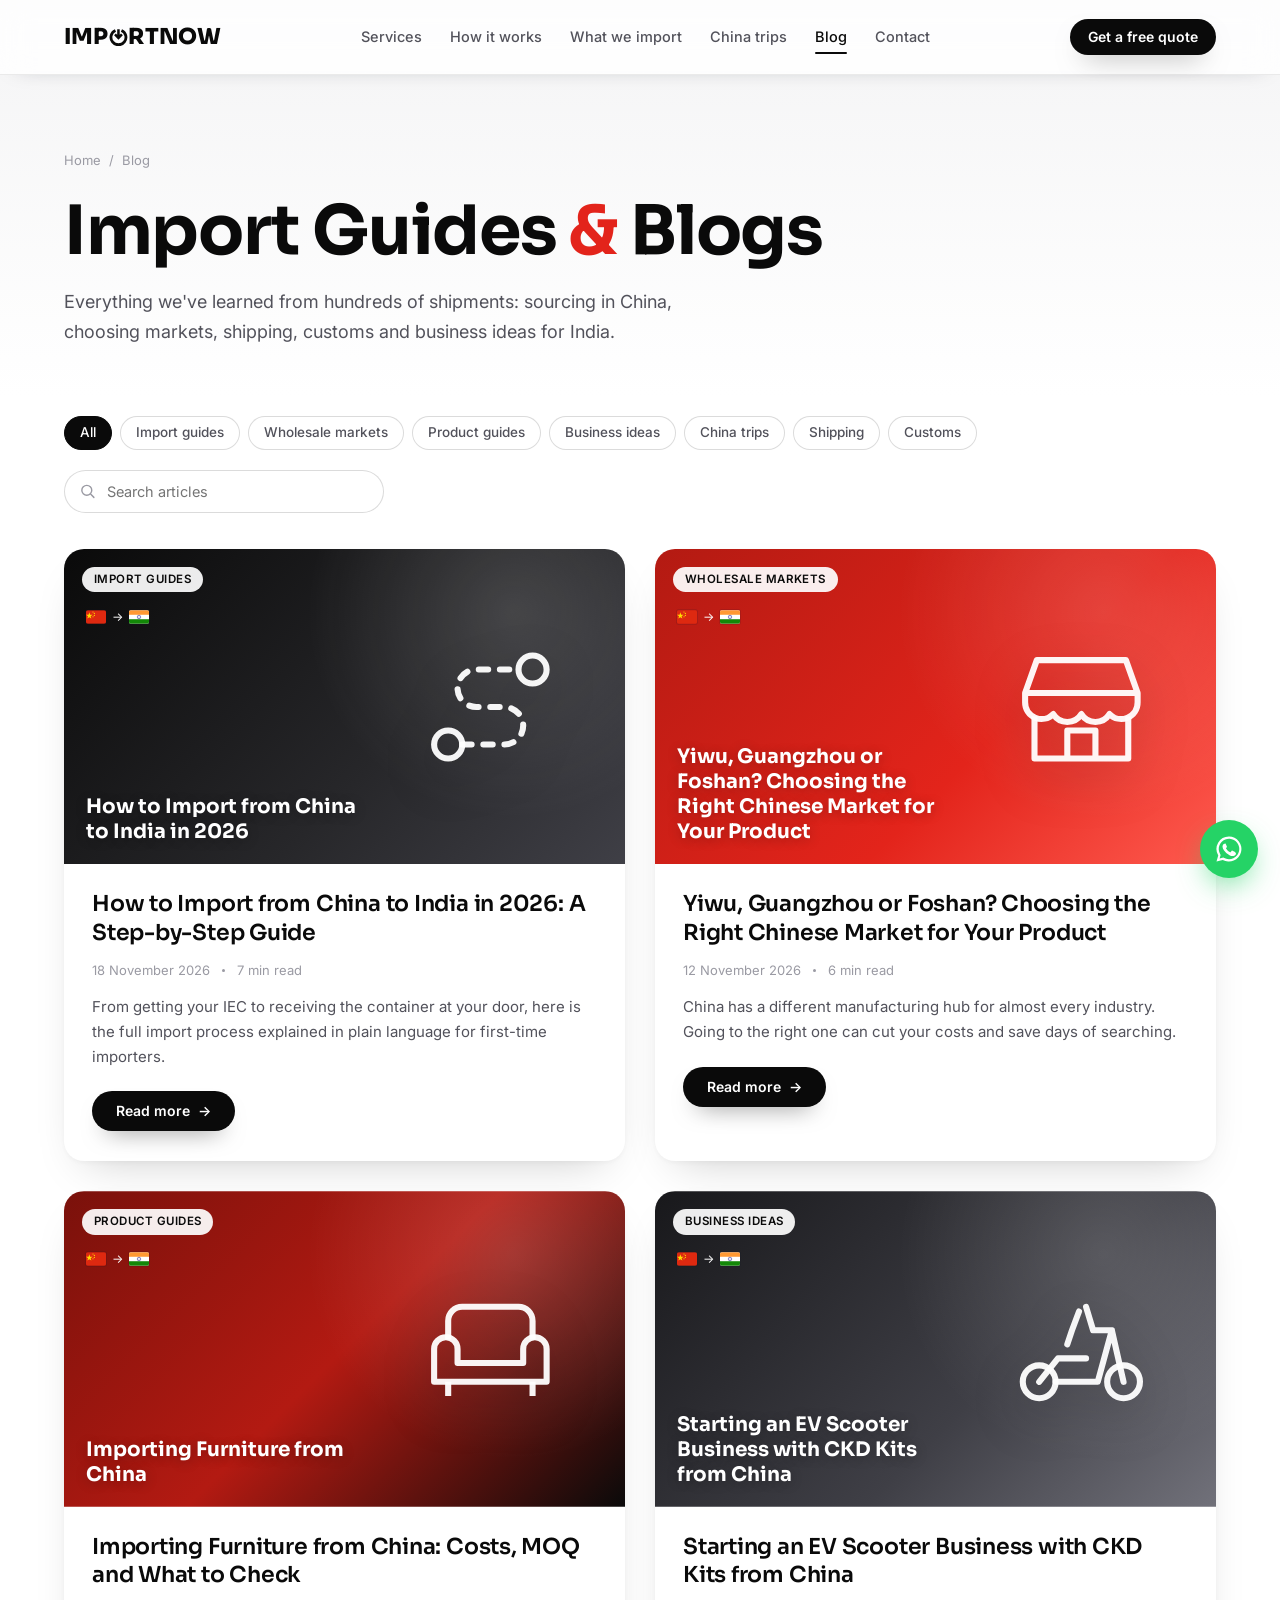
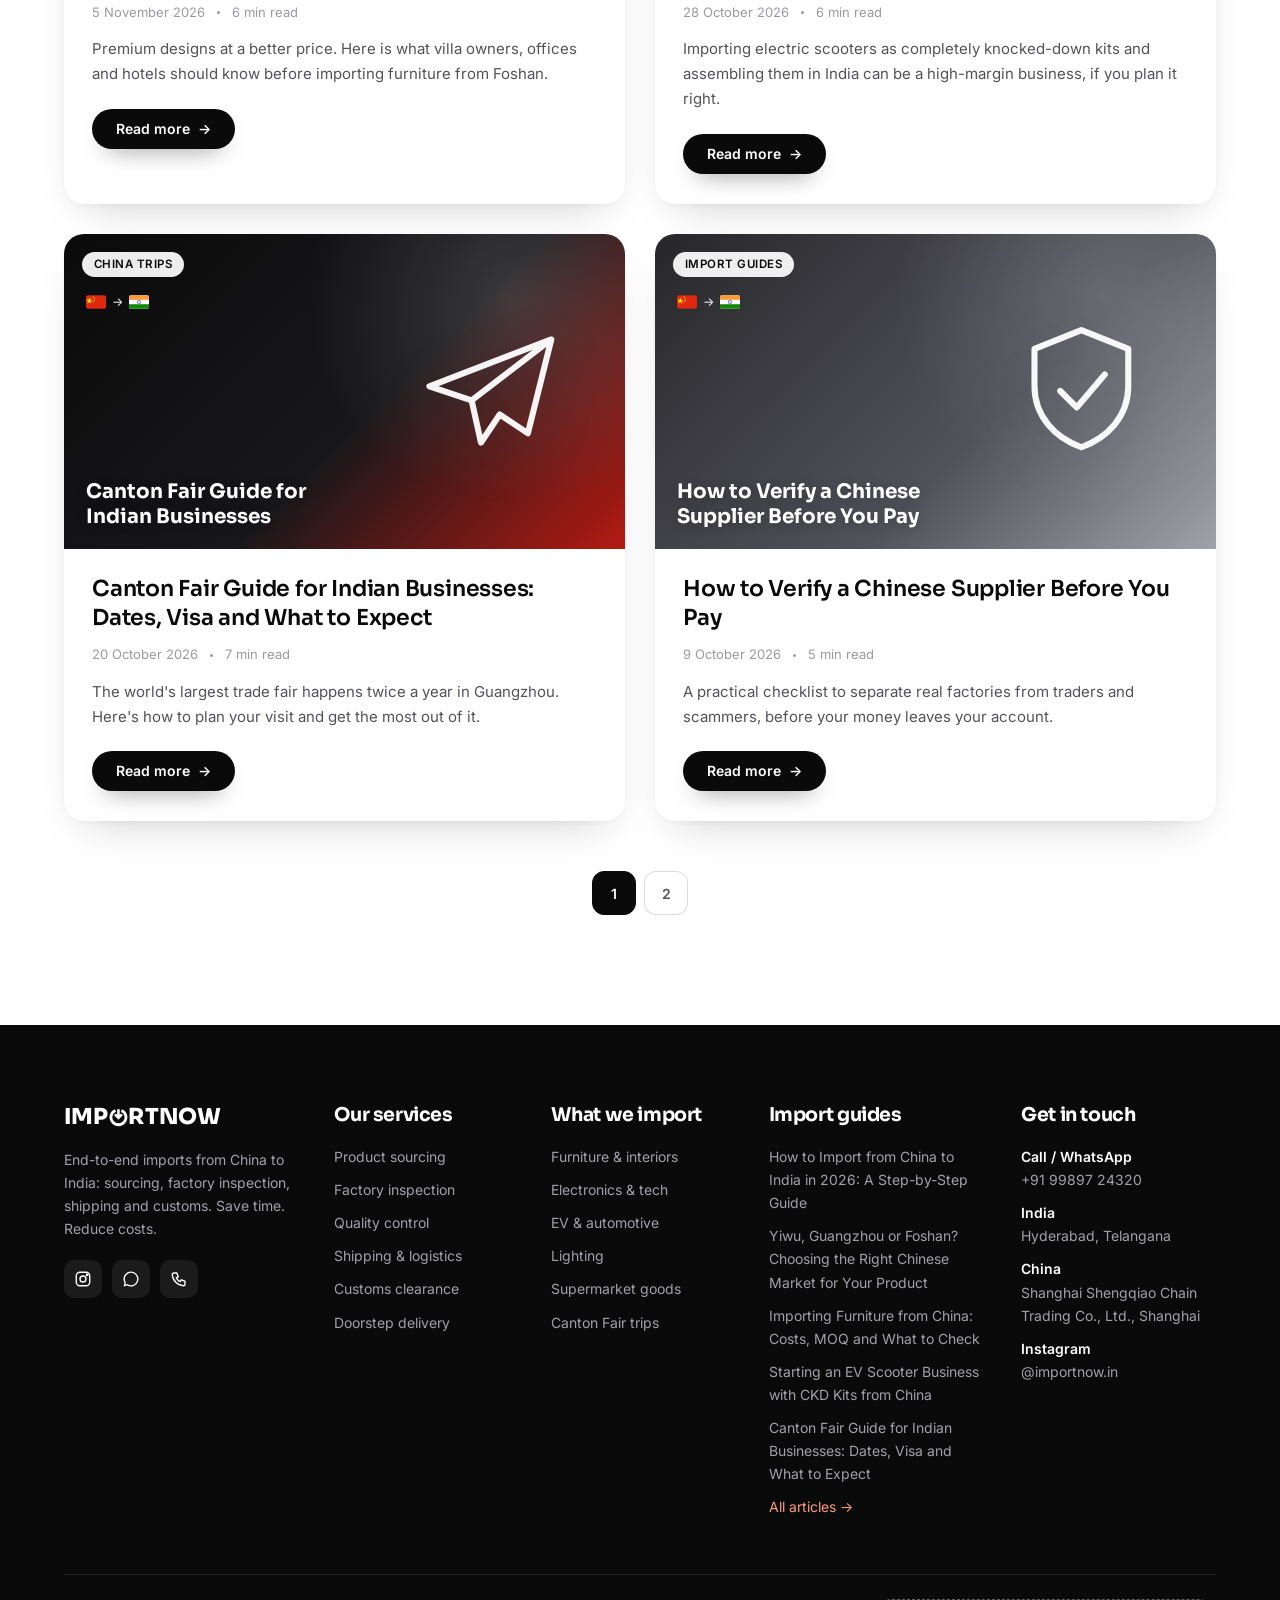
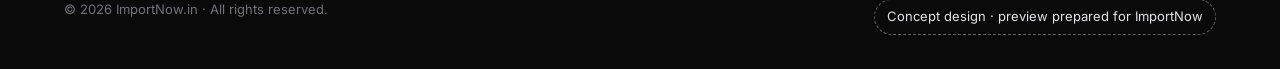
<file: blog.html>
<!doctype html>
<html lang="en">
<head>
  <meta charset="utf-8">
  <meta name="viewport" content="width=device-width, initial-scale=1">
  <meta name="robots" content="noindex, nofollow">
  <meta name="theme-color" content="#ffffff">
  <title>Import Guides &amp; Blogs | ImportNow</title>
  <meta name="description" content="Practical guides on importing from China to India: sourcing, wholesale markets, shipping, customs duty and business ideas.">
  <!-- IMPROVEMENT #5: favicon and link-preview tags (not in original) -->
  <link rel="icon" href="assets/favicon.svg" type="image/svg+xml">
  <meta property="og:type" content="website">
  <meta property="og:title" content="Import Guides &amp; Blogs | ImportNow">
  <meta property="og:description" content="Practical guides on importing from China to India: sourcing, wholesale markets, shipping, customs duty and business ideas.">
  <meta name="twitter:card" content="summary">
  <link rel="preconnect" href="https://fonts.googleapis.com">
  <link rel="preconnect" href="https://fonts.gstatic.com" crossorigin>
  <link href="https://fonts.googleapis.com/css2?family=Sora:wght@400;600;700;800&family=Inter:wght@400;500;600&display=swap" rel="stylesheet">
  <link rel="stylesheet" href="assets/site.css?v=4">
</head>
<body data-page="blog">
  <div id="site-header"></div>
  <section class="page-hero">
    <div class="wrap">
      <div class="crumbs"><a href="index.html">Home</a><span>/</span><span>Blog</span></div>
      <h1><span class="grad-blue">Import Guides <em>&amp;</em> Blogs</span></h1>
      <p>Everything we've learned from hundreds of shipments: sourcing in China, choosing markets, shipping, customs and business ideas for India.</p>
    </div>
  </section>
  <section style="padding:10px 0 110px">
    <div class="wrap">
      <div class="blog-tools" id="posts-top">
        <div class="cats" id="cats"></div>
        <label class="search">
          <svg viewBox="0 0 24 24" fill="none" stroke="currentColor" stroke-width="2" stroke-linecap="round"><circle cx="11" cy="11" r="7"/><path d="M21 21l-4.3-4.3"/></svg>
          <input id="q" type="search" placeholder="Search articles" aria-label="Search articles">
        </label>
      </div>
      <div class="post-grid" id="post-grid"></div>
      <div class="pager" id="pager"></div>
    </div>
  </section>
  <div id="site-footer"></div>
  <script src="assets/posts.js?v=4"></script>
  <script src="assets/site.js?v=4"></script>
</body>
</html>
</file>
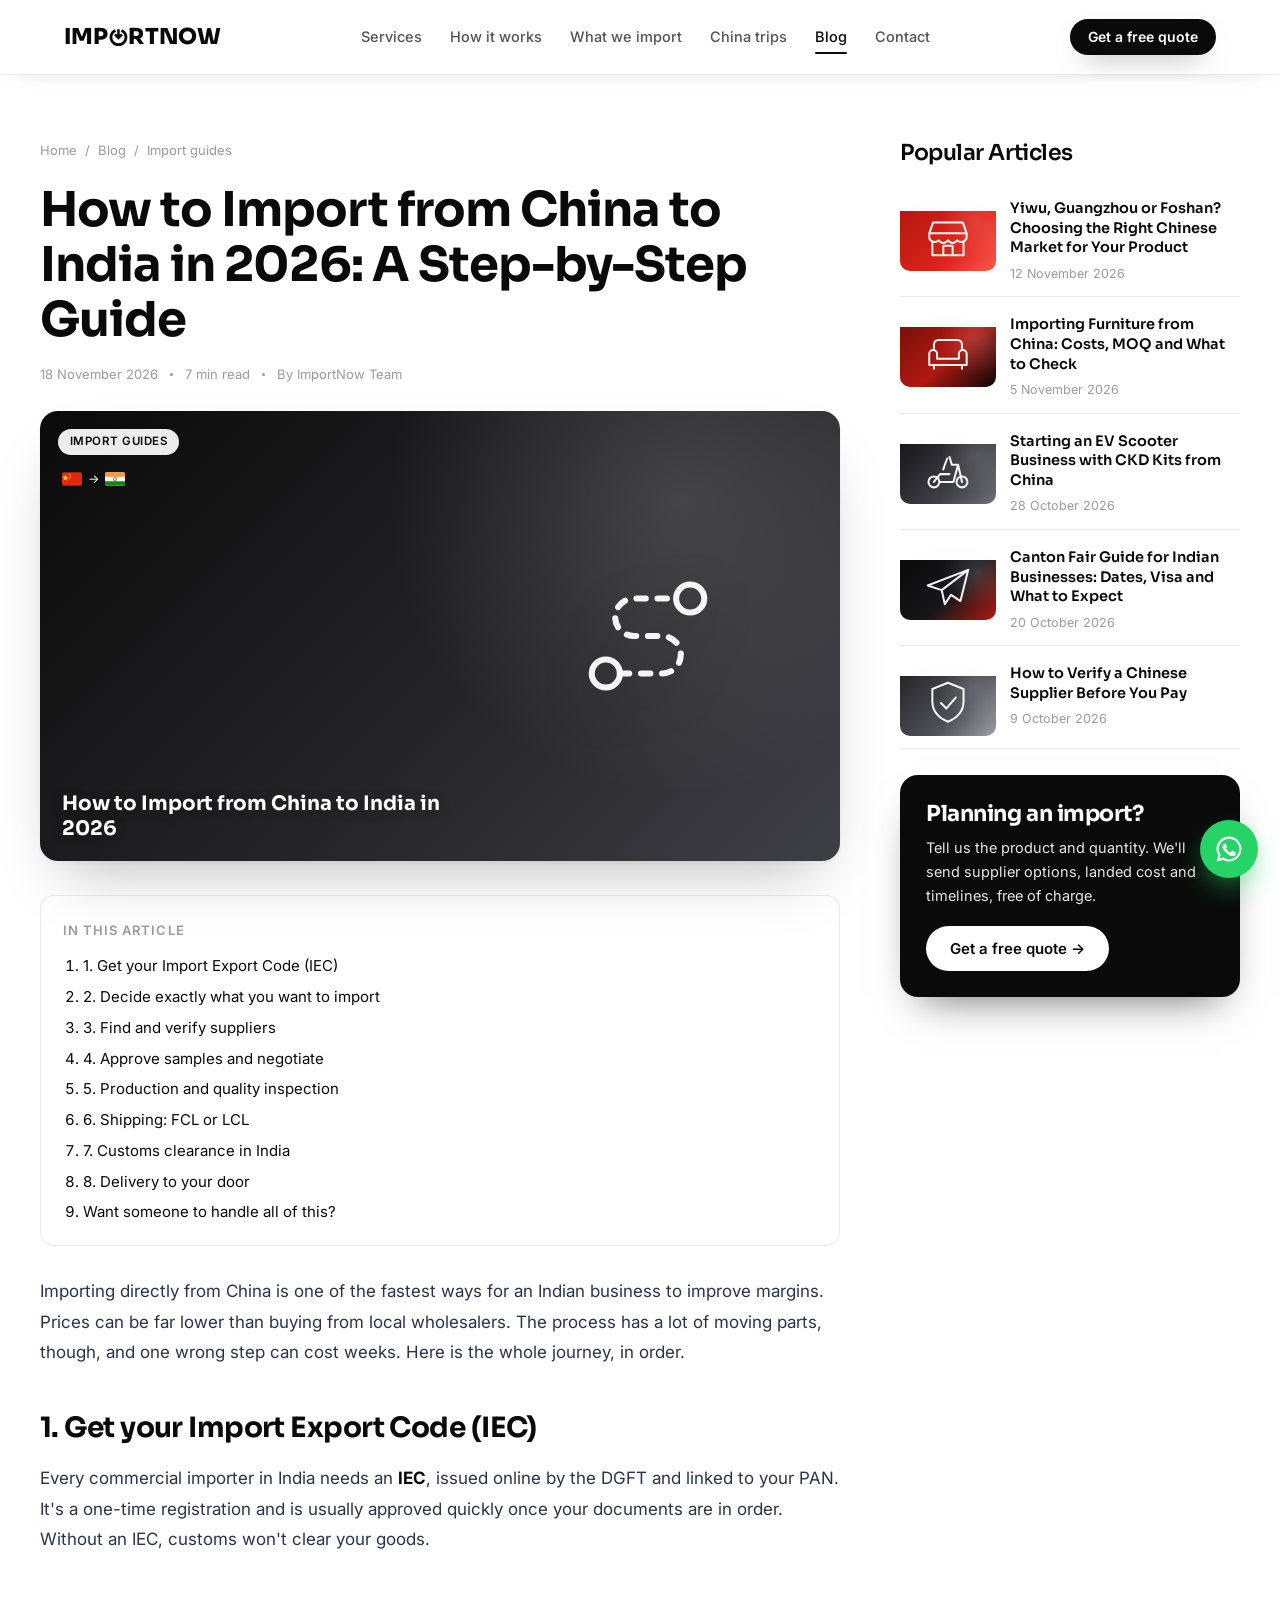
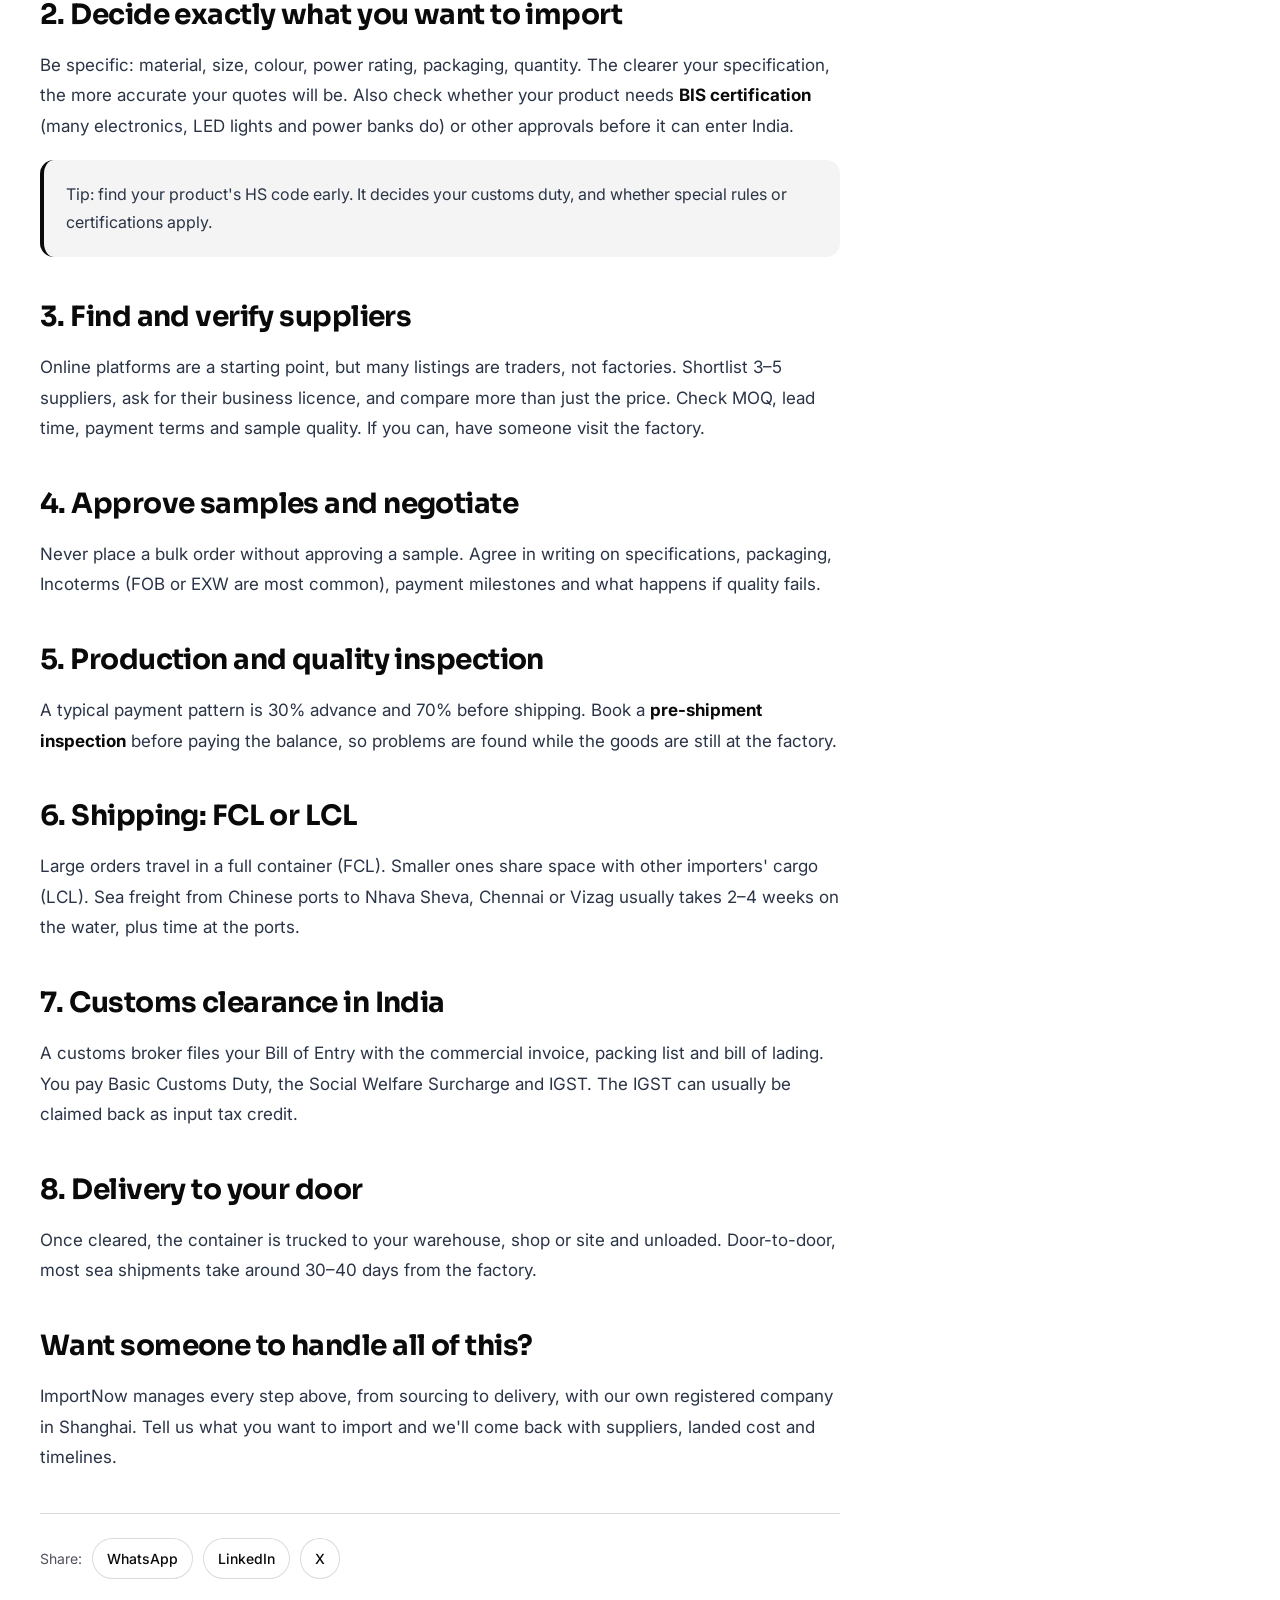
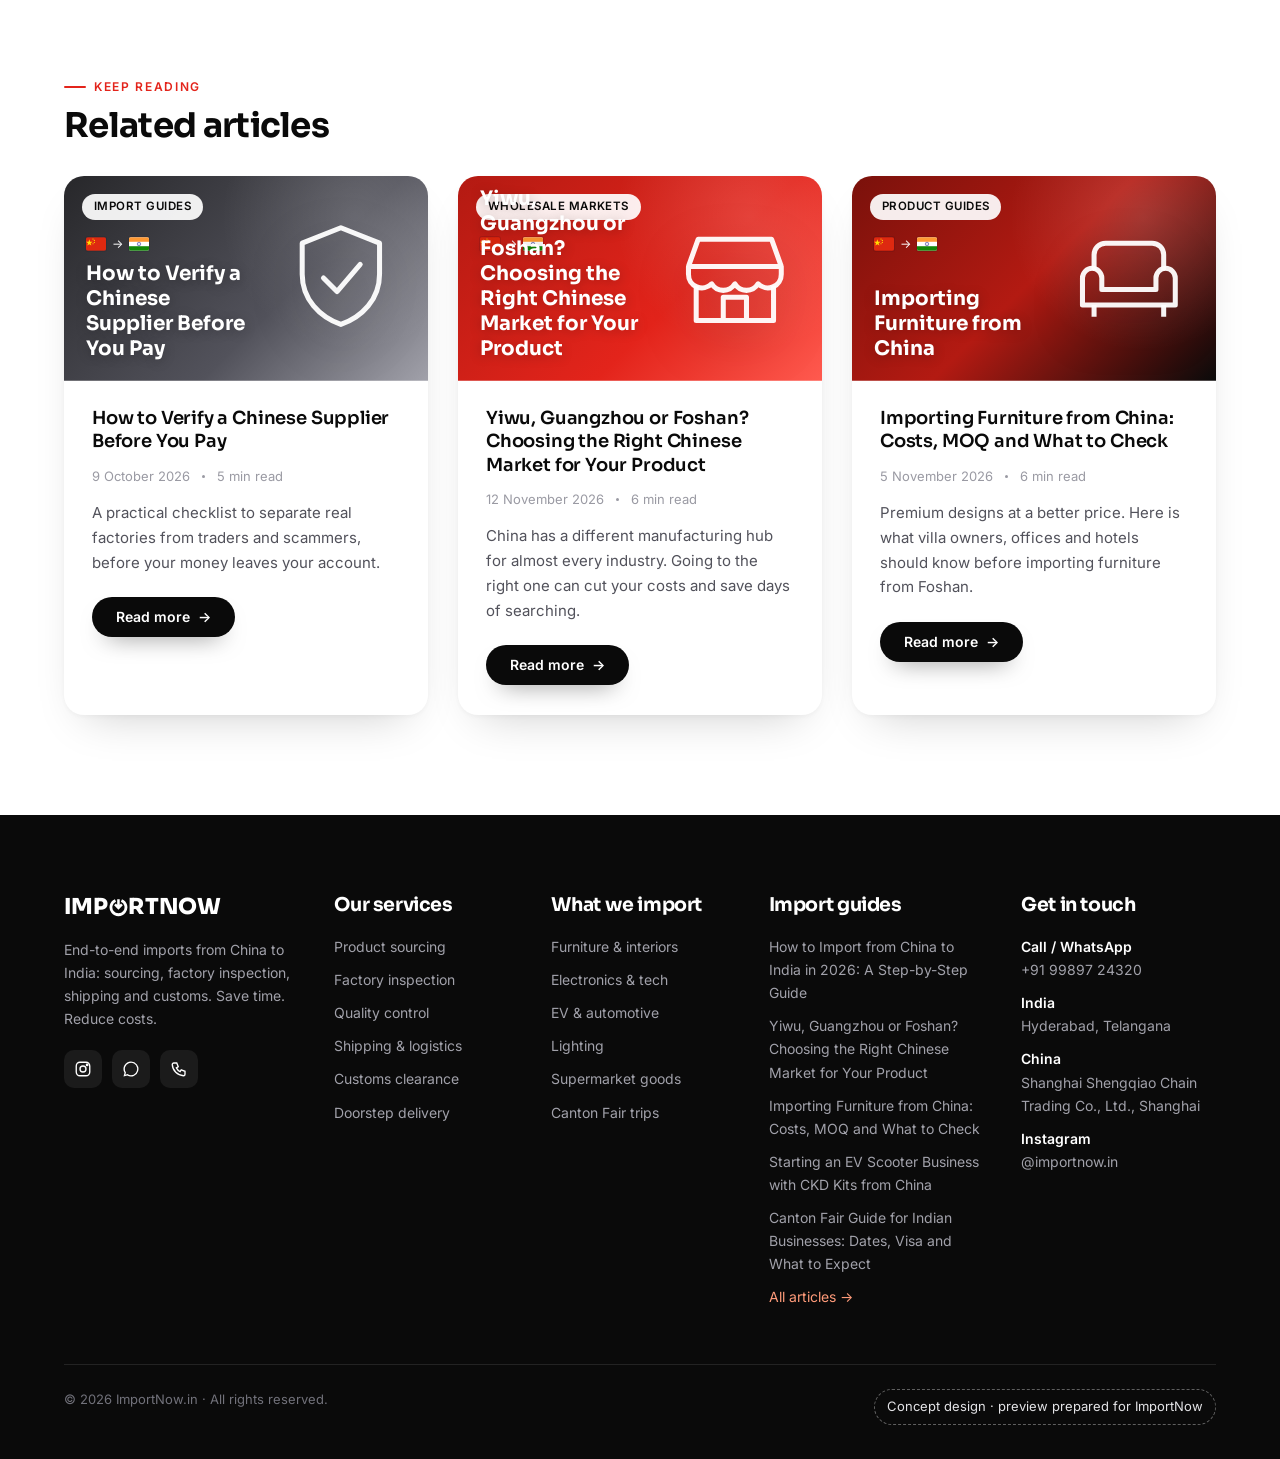
<file: post.html>
<!doctype html>
<html lang="en">
<head>
  <meta charset="utf-8">
  <meta name="viewport" content="width=device-width, initial-scale=1">
  <meta name="robots" content="noindex, nofollow">
  <meta name="theme-color" content="#ffffff">
  <title>Import Guide | ImportNow</title>
  <meta name="description" content="Import guide from ImportNow.">
  <!-- IMPROVEMENT #5: favicon and link-preview tags (not in original) -->
  <link rel="icon" href="assets/favicon.svg" type="image/svg+xml">
  <meta property="og:type" content="website">
  <meta property="og:title" content="Import Guide | ImportNow">
  <meta property="og:description" content="Import guide from ImportNow.">
  <meta name="twitter:card" content="summary">
  <link rel="preconnect" href="https://fonts.googleapis.com">
  <link rel="preconnect" href="https://fonts.gstatic.com" crossorigin>
  <link href="https://fonts.googleapis.com/css2?family=Sora:wght@400;600;700;800&family=Inter:wght@400;500;600&display=swap" rel="stylesheet">
  <link rel="stylesheet" href="assets/site.css?v=4">
</head>
<body data-page="post">
  <div id="site-header"></div>
  <div class="wrap article-wrap">
    <article class="article" id="article"></article>
    <aside class="sidebar">
      <div class="side-box">
        <h3>Popular Articles</h3>
        <div id="popular"></div>
      </div>
      <div class="side-cta">
        <h3>Planning an import?</h3>
        <p>Tell us the product and quantity. We'll send supplier options, landed cost and timelines, free of charge.</p>
        <a class="btn" href="index.html#contact">Get a free quote →</a>
      </div>
    </aside>
  </div>
  <section class="related">
    <div class="wrap">
      <div class="section-head" style="margin-bottom:30px">
        <span class="eyebrow">Keep reading</span>
        <h2 style="font-size:34px;margin-top:12px">Related articles</h2>
      </div>
      <div class="post-grid" id="related"></div>
    </div>
  </section>
  <div id="site-footer"></div>
  <script src="assets/posts.js?v=4"></script>
  <script src="assets/site.js?v=4"></script>
</body>
</html>
</file>
<file: assets/site.css>
/*
  ImportNow — light theme
  Foundation layer: custom properties, reset, global utilities, buttons, flag, logo.
  Later phases append components, motion and media queries below this block.
*/

/* Design tokens: colours, radius, container width, shadows (one place to change the look) */
:root {
  --bg: #ffffff;
  --bg2: #f4f4f5;
  --surface: #ffffff;
  --tint: #fafafa;
  --line: rgba(0,0,0,.08);
  --line2: rgba(0,0,0,.14);
  --text: #0a0a0a;
  --muted: #52525b;
  --dim: #9a9aa3;
  --ink: #0a0a0a;
  --red: #e3241b;
  --red2: #ff3b30;
  --saffron: #e3241b;
  --navy: #0a0a0a;
  --navy2: #18181b;
  --green: #0a0a0a;
  --gold: #3f3f46;
  --blue: #0a0a0a;
  --radius: 18px;
  --max: 1200px;
  --grad: linear-gradient(0deg,#0a0a0a,#0a0a0a);
  --shadow: 0 1px 2px rgba(0,0,0,.04),0 10px 30px -12px rgba(0,0,0,.14);
  --shadow-lg: 0 2px 4px rgba(0,0,0,.04),0 30px 60px -24px rgba(0,0,0,.28);
}

/* Reset: remove default spacing and make padding count inside element widths */
* {
  box-sizing: border-box;
  margin: 0;
  padding: 0;
}

/* Smooth anchor scrolling; stop iOS from resizing text */
html {
  scroll-behavior: smooth;
  -webkit-text-size-adjust: 100%;
}

/* Page defaults: colours, body font, no sideways scroll */
body {
  background: var(--bg);
  color: var(--text);
  font: 400 16px/1.65 Inter,system-ui,sans-serif;
  overflow-x: hidden;
  -webkit-font-smoothing: antialiased;
}

/* All headings use Sora */
h1,
h2,
h3,
h4 {
  font-family: Sora,Inter,sans-serif;
  line-height: 1.14;
  letter-spacing: -.02em;
  color: var(--text);
}

/* Links look like their surrounding text */
a {
  color: inherit;
  text-decoration: none;
}

/* Images and SVGs are blocks (no stray gap under them) */
img,
svg {
  display: block;
}

/* Buttons inherit the page font */
button {
  font: inherit;
}

/* Centred page container */
.wrap {
  max-width: var(--max);
  margin: 0 auto;
  padding: 0 24px;
}

/* Red accent text */
.grad-text {
  color: var(--red);
}

/* Small uppercase label with a red line before it */
.eyebrow {
  display: inline-flex;
  align-items: center;
  gap: 8px;
  font: 600 12px/1 Inter;
  letter-spacing: .14em;
  text-transform: uppercase;
  color: var(--red);
}

.eyebrow::before {
  content: "";
  width: 22px;
  height: 2px;
  background: var(--red);
  border-radius: 2px;
}

/* Page section with vertical spacing */
.section {
  padding: 110px 0;
  position: relative;
}

/* Section heading block: eyebrow, h2, intro paragraph */
.section-head {
  max-width: 720px;
  margin-bottom: 52px;
}

.section-head h2 {
  font-size: clamp(32px,4.4vw,52px);
  margin: 14px 0 16px;
}

.section-head p {
  color: var(--muted);
  font-size: 18px;
}

/* Base button: pill shape, hover transition */
.btn {
  display: inline-flex;
  align-items: center;
  gap: 10px;
  padding: 15px 24px;
  border-radius: 999px;
  font: 600 15px/1 Inter;
  transition: transform .25s,box-shadow .25s,background .25s;
  cursor: pointer;
  border: 0;
  will-change: transform;
}

/* Black button that turns red and lifts on hover */
.btn-primary {
  background: var(--ink);
  color: #fff;
  box-shadow: 0 12px 28px -14px rgba(0,0,0,.6);
}

.btn-primary:hover {
  transform: translateY(-2px);
  background: var(--red);
  box-shadow: 0 18px 36px -14px rgba(227,36,27,.6);
}

/* White outlined button; border darkens on hover */
.btn-ghost {
  background: var(--surface);
  color: var(--text);
  border: 1px solid var(--line2);
  box-shadow: var(--shadow);
}

.btn-ghost:hover {
  border-color: var(--ink);
}

/* Small country flag icon */
.flag {
  display: inline-block;
  width: 20px;
  height: 14px;
  border-radius: 2px;
  overflow: hidden;
  flex: none;
  box-shadow: 0 0 0 1px rgba(15,23,42,.12);
}

/* Logo wordmark; the "O" is an SVG glyph */
.logo {
  display: inline-flex;
  align-items: center;
  font: 800 22px/1 Sora;
  letter-spacing: .01em;
  color: var(--text);
}

.logo svg {
  width: .86em;
  height: .86em;
  margin: 0 .02em;
  color: currentColor;
}

.footer .logo {
  color: #fff;
}

/* nav */
.nav{
  position:fixed;
  inset:0 0 auto 0;
  z-index:50;
  transition:background .3s,box-shadow .3s,border-color .3s;
  border-bottom:1px solid transparent;
}
.nav.scrolled,.nav.solid{
  background:rgba(255,255,255,.82);
  backdrop-filter:blur(14px);
  -webkit-backdrop-filter:blur(14px);
  border-color:var(--line);
  box-shadow:0 6px 24px -18px rgba(15,23,42,.4);
}
.nav .wrap{
  display:flex;
  align-items:center;
  justify-content:space-between;
  height:74px;
  gap:24px;
}
.nav-links{
  display:flex;
  gap:28px;
  font:500 14.5px/1 Inter;
  color:var(--muted);
}
.nav-links a{
  position:relative;
  padding:6px 0;
}
.nav-links a:hover,.nav-links a.active{
  color:var(--text);
}
.nav-links a.active::after{
  content:"";
  position:absolute;
  left:0;
  right:0;
  bottom:-4px;
  height:2px;
  border-radius:2px;
  background:var(--grad);
}
.nav-cta{
  padding:11px 18px;
  font-size:14px;
}
.burger{
  display:none;
  width:42px;
  height:42px;
  border-radius:12px;
  background:var(--surface);
  border:1px solid var(--line2);
  color:var(--text);
  cursor:pointer;
  align-items:center;
  justify-content:center;
}
.mobile-menu{
  display:none;
}

/* hero */
.hero{
  position:relative;
  min-height:100vh;
  min-height:100svh;
  display:flex;
  align-items:center;
  overflow:hidden;
  background:radial-gradient(900px 700px at 78% 48%,#ececee 0%,rgba(236,236,238,0) 65%),radial-gradient(700px 500px at 5% 100%,rgba(227,36,27,.05),transparent 60%),linear-gradient(180deg,#f6f6f7 0%,#fbfbfb 70%,var(--bg) 100%);
}
#globe{
  position:absolute;
  inset:0;
  width:100%;
  height:100%;
}
.globe-labels{
  position:absolute;
  inset:0;
  pointer-events:none;
  z-index:1;
}
.glabel{
  position:absolute;
  left:0;
  top:0;
  font:600 11px/1 Inter;
  letter-spacing:.02em;
  color:var(--text);
  padding:6px 9px;
  border-radius:999px;
  background:rgba(255,255,255,.92);
  border:1px solid var(--line);
  box-shadow:0 6px 18px -8px rgba(15,23,42,.35);
  white-space:nowrap;
  display:flex;
  align-items:center;
  gap:6px;
  transition:opacity .3s;
}
.glabel .flag{
  width:14px;
  height:10px;
}
.hero-content{
  position:relative;
  z-index:2;
  max-width:610px;
  padding-top:80px;
}
.chip{
  display:inline-flex;
  align-items:center;
  gap:10px;
  padding:8px 14px 8px 10px;
  border-radius:999px;
  background:rgba(255,255,255,.85);
  border:1px solid var(--line);
  box-shadow:var(--shadow);
  font:500 13px/1 Inter;
  color:var(--muted);
}
.chip .arrow{
  color:var(--red);
}
.hero h1{
  font-size:clamp(42px,6.2vw,80px);
  margin:24px 0 22px;
  font-weight:800;
}
.hero p.lead{
  font-size:clamp(17px,1.6vw,20px);
  color:var(--muted);
  max-width:540px;
}
.hero-btns{
  display:flex;
  flex-wrap:wrap;
  gap:14px;
  margin-top:34px;
}
.hero-stats{
  display:grid;
  grid-template-columns:repeat(4,auto);
  gap:34px;
  margin-top:54px;
}
.stat b{
  display:block;
  font:700 28px/1 Sora;
  color:var(--text);
}
.stat > span{
  display:block;
  font-size:13px;
  color:var(--muted);
  margin-top:8px;
  line-height:1.35;
}
.scroll-cue{
  position:absolute;
  left:50%;
  bottom:26px;
  transform:translateX(-50%);
  z-index:2;
  font:500 11px/1 Inter;
  letter-spacing:.2em;
  text-transform:uppercase;
  color:var(--dim);
  display:flex;
  flex-direction:column;
  align-items:center;
  gap:10px;
}
.scroll-cue i{
  width:1px;
  height:38px;
  background:linear-gradient(var(--ink),transparent);
  animation:cue 2s infinite;
}
@keyframes cue{
  0%{transform:scaleY(0);transform-origin:top}
  50%{transform:scaleY(1);transform-origin:top}
  51%{transform-origin:bottom}
  100%{transform:scaleY(0);transform-origin:bottom}
}

/* marquee */
.marquee{
  border-block:1px solid var(--line);
  background:var(--surface);
  overflow:hidden;
  padding:20px 0;
}
.marquee-track{
  display:flex;
  gap:44px;
  width:max-content;
  animation:mq 40s linear infinite;
  font:600 15px/1 Sora;
  color:#27272a;
  white-space:nowrap;
}
.marquee-track span{
  display:inline-flex;
  align-items:center;
  gap:12px;
}
.marquee-track em{
  font-style:normal;
  color:var(--red);
}
@keyframes mq{
  to{transform:translateX(-50%)}
}

/* cards */
.grid-3{
  display:grid;
  grid-template-columns:repeat(3,1fr);
  gap:22px;
}
.card{
  position:relative;
  background:var(--surface);
  border:1px solid var(--line);
  border-radius:var(--radius);
  padding:30px;
  transition:border-color .3s,box-shadow .3s,transform .4s;
  transform-style:preserve-3d;
  overflow:hidden;
  box-shadow:var(--shadow);
}
.card:hover{
  border-color:rgba(0,0,0,.2);
  box-shadow:var(--shadow-lg);
}
.card::after{
  content:"";
  position:absolute;
  inset:0;
  background:radial-gradient(400px 200px at var(--mx,50%) var(--my,0%),rgba(0,0,0,.04),transparent 60%);
  opacity:0;
  transition:opacity .3s;
  pointer-events:none;
}
.card:hover::after{
  opacity:1;
}
.icon{
  width:52px;
  height:52px;
  border-radius:14px;
  display:grid;
  place-items:center;
  background:var(--ink);
  margin-bottom:22px;
  color:#fff;
}
.icon svg{
  width:26px;
  height:26px;
}
.card h3{
  font-size:20px;
  margin-bottom:10px;
}
.card p{
  color:var(--muted);
  font-size:15px;
}
.card .num{
  position:absolute;
  top:24px;
  right:26px;
  font:700 13px/1 Sora;
  color:#d4d4d8;
}

/* ===== Journey (3D ship) C:92-121 ===== */
.journey {
  position: relative;
  height: 700vh;
  background: #dfe3e8;
}
.journey-sticky {
  position: sticky;
  top: 0;
  height: 100vh;
  height: 100svh;
  overflow: hidden;
}
#sea {
  position: absolute;
  inset: 0;
  width: 100%;
  height: 100%;
}
.j-shade {
  position: absolute;
  inset: 0;
  pointer-events: none;
  background: linear-gradient(90deg,rgba(255,255,255,.78) 0%,rgba(255,255,255,.35) 30%,transparent 50%);
}
.j-ui {
  position: absolute;
  inset: 0;
  display: flex;
  flex-direction: column;
  padding: 92px 0 22px;
  pointer-events: none;
}
.j-ui .wrap {
  width: 100%;
}
.j-head h2 {
  font-size: clamp(28px,3.4vw,44px);
  margin: 12px 0 0;
  max-width: 440px;
}
.j-steps {
  list-style: none;
  margin-top: 26px;
  max-width: 410px;
  display: flex;
  flex-direction: column;
  gap: 4px;
}
.j-step {
  display: grid;
  grid-template-columns: 40px 1fr;
  gap: 14px;
  padding: 12px 16px;
  border-radius: 14px;
  border: 1px solid transparent;
  transition: all .45s cubic-bezier(.2,.8,.2,1);
  opacity: .55;
}
.j-step .n {
  width: 36px;
  height: 36px;
  border-radius: 50%;
  display: grid;
  place-items: center;
  font: 700 13px/1 Sora;
  border: 1px solid var(--line2);
  background: rgba(255,255,255,.7);
  transition: all .45s;
}
.j-step h4 {
  font-size: 16px;
  margin-top: 8px;
}
.j-step p {
  font-size: 14px;
  color: var(--muted);
  max-height: 0;
  overflow: hidden;
  transition: max-height .5s,margin .5s;
  margin-top: 0;
}
.j-step.on {
  opacity: 1;
  background: rgba(255,255,255,.86);
  border-color: rgba(255,255,255,.9);
  box-shadow: var(--shadow-lg);
  backdrop-filter: blur(10px);
  -webkit-backdrop-filter: blur(10px);
}
.j-step.on .n {
  background: var(--red);
  border-color: transparent;
  color: #fff;
}
.j-step.on p {
  max-height: 120px;
  margin-top: 6px;
}
.j-step.done {
  opacity: .8;
}
.j-step.done .n {
  color: var(--ink);
  border-color: rgba(0,0,0,.4);
}
.j-route {
  margin-top: auto;
  display: flex;
  align-items: center;
  gap: 16px;
  background: rgba(255,255,255,.88);
  border: 1px solid rgba(255,255,255,.9);
  box-shadow: var(--shadow-lg);
  border-radius: 16px;
  padding: 16px 20px;
  backdrop-filter: blur(10px);
  -webkit-backdrop-filter: blur(10px);
  max-width: 640px;
}
.j-port {
  display: flex;
  align-items: center;
  gap: 8px;
  font: 600 13px/1.2 Inter;
  white-space: nowrap;
}
.j-port small {
  display: block;
  color: var(--dim);
  font-weight: 500;
  font-size: 11px;
}
.j-track {
  flex: 1;
  height: 4px;
  border-radius: 4px;
  background: repeating-linear-gradient(90deg,rgba(0,0,0,.2) 0 6px,transparent 6px 12px);
  position: relative;
}
.j-fill {
  position: absolute;
  inset: 0 auto 0 0;
  width: 0;
  border-radius: 4px;
  background: var(--red);
}
.j-boat {
  position: absolute;
  top: 50%;
  left: 0;
  transform: translate(-50%,-50%);
  width: 30px;
  height: 30px;
  border-radius: 50%;
  background: #fff;
  display: grid;
  place-items: center;
  box-shadow: 0 0 0 4px rgba(227,36,27,.2),0 6px 16px rgba(0,0,0,.3);
  color: var(--ink);
}
.j-boat svg {
  width: 17px;
  height: 17px;
}
.j-day {
  font: 700 13px/1 Sora;
  color: var(--ink);
  white-space: nowrap;
  min-width: 64px;
  text-align: right;
}
.j-badge {
  position: absolute;
  right: 24px;
  top: 96px;
  display: flex;
  align-items: center;
  gap: 8px;
  padding: 10px 14px;
  border-radius: 999px;
  background: rgba(255,255,255,.88);
  box-shadow: var(--shadow);
  font: 600 12px/1 Inter;
  color: var(--text);
}
.j-badge i {
  width: 8px;
  height: 8px;
  border-radius: 50%;
  background: var(--red);
  box-shadow: 0 0 10px var(--red);
  animation: blink 1.6s infinite;
}
@keyframes blink {
  50% {
    opacity: .3;
  }
}
.j-loading {
  position: absolute;
  inset: 0;
  display: grid;
  place-items: center;
  font: 600 13px/1 Inter;
  color: var(--muted);
  letter-spacing: .06em;
  transition: opacity .6s;
  pointer-events: none;
}
.j-loading.gone {
  opacity: 0;
}

/* ===== Products C:124-133 ===== */
.products {
  display: grid;
  grid-template-columns: repeat(3,1fr);
  gap: 22px;
}
.prod {
  min-height: 300px;
  display: flex;
  flex-direction: column;
}
.prod .hub {
  display: inline-flex;
  align-items: center;
  gap: 8px;
  font: 600 12px/1 Inter;
  color: var(--gold);
  letter-spacing: .06em;
  text-transform: uppercase;
  margin-bottom: 14px;
}
.prod h3 {
  font-size: 22px;
}
.prod ul {
  list-style: none;
  margin: 14px 0 22px;
  color: var(--muted);
  font-size: 14.5px;
  display: flex;
  flex-direction: column;
  gap: 7px;
}
.prod li {
  display: flex;
  gap: 10px;
}
.prod li::before {
  content: "";
  width: 6px;
  height: 6px;
  border-radius: 50%;
  background: var(--red);
  margin-top: 9px;
  flex: none;
}
.prod .tag {
  margin-top: auto;
  display: inline-flex;
  align-self: flex-start;
  padding: 8px 12px;
  border-radius: 10px;
  background: var(--bg2);
  border: 1px solid var(--line2);
  color: var(--ink);
  font: 600 13px/1.2 Inter;
}
.prod .art {
  position: absolute;
  right: -30px;
  top: -30px;
  width: 150px;
  height: 150px;
  opacity: .06;
  color: var(--navy);
  transition: transform .6s,opacity .4s;
}
.prod:hover .art {
  transform: rotate(-8deg) scale(1.08);
  opacity: .1;
}

/* ===== Shanghai (dark section + licence) C:136-156 ===== */
.shanghai {
  background: var(--ink);
  border-block: 1px solid #000;
  color: #e4e4e7;
}
.shanghai h2,.shanghai .checks li b,.shanghai p b {
  color: #fff!important;
}
.shanghai p,.shanghai .checks li {
  color: #a1a1aa!important;
}
.sh-grid {
  display: grid;
  grid-template-columns: 1.05fr .95fr;
  gap: 70px;
  align-items: center;
}
.checks {
  list-style: none;
  display: grid;
  gap: 16px;
  margin-top: 30px;
}
.checks li {
  display: flex;
  gap: 14px;
  align-items: flex-start;
  color: var(--muted);
}
.checks li b {
  color: var(--text);
  font-weight: 600;
}
.tick {
  width: 26px;
  height: 26px;
  border-radius: 50%;
  display: grid;
  place-items: center;
  background: var(--red);
  color: #fff;
  flex: none;
  margin-top: 1px;
}
.tick svg {
  width: 14px;
  height: 14px;
}
.license-stage {
  perspective: 1400px;
  display: grid;
  place-items: center;
}
.license {
  width: min(440px,100%);
  aspect-ratio: 1/1.32;
  background: linear-gradient(160deg,#fffaf0,#f3e9d4);
  color: #4a3b22;
  border-radius: 6px;
  padding: 30px 30px 26px;
  position: relative;
  box-shadow: 0 40px 80px -24px rgba(74,40,20,.45),0 0 0 10px #8b1d16,0 0 0 12px #d4a94a;
  transform: rotateY(-14deg) rotateX(6deg);
  transition: transform .2s ease-out;
  font-family: Georgia,serif;
}
.license .lt {
  text-align: center;
  font: 700 26px/1.1 "Songti SC","STSong",serif;
  color: #8b1d16;
  letter-spacing: .3em;
}
.license .ls {
  text-align: center;
  font: 600 11px/1 Inter;
  letter-spacing: .28em;
  color: #8b6a2e;
  margin-top: 8px;
}
.license .emblem {
  width: 62px;
  height: 62px;
  margin: 18px auto;
  border-radius: 50%;
  background: radial-gradient(circle,#e6b84a 0 40%,#b8862a 41% 46%,transparent 47%),radial-gradient(circle,#c9302c 0 70%,transparent 71%);
}
.license dl {
  display: grid;
  grid-template-columns: auto 1fr;
  gap: 9px 14px;
  font-size: 12.5px;
  margin-top: 8px;
}
.license dt {
  color: #8b6a2e;
  font-family: Inter;
  font-weight: 600;
  font-size: 10.5px;
  letter-spacing: .06em;
  text-transform: uppercase;
  padding-top: 2px;
}
.license dd {
  border-bottom: 1px dashed rgba(74,59,34,.3);
  padding-bottom: 6px;
}
.license .stamp {
  position: absolute;
  right: 26px;
  bottom: 30px;
  width: 118px;
  height: 118px;
  border-radius: 50%;
  border: 4px solid rgba(200,30,30,.82);
  color: rgba(200,30,30,.85);
  display: grid;
  place-items: center;
  text-align: center;
  font: 700 10px/1.25 Inter;
  letter-spacing: .06em;
  transform: rotate(-14deg);
  mix-blend-mode: multiply;
}
.license .stamp::before {
  content: "★";
  position: absolute;
  font-size: 30px;
  top: 30px;
}
.license .stamp span {
  margin-top: 38px;
}
.license .qr {
  position: absolute;
  left: 30px;
  bottom: 30px;
  width: 62px;
  height: 62px;
  background: conic-gradient(from 90deg,#4a3b22 25%,transparent 0 50%,#4a3b22 0 75%,transparent 0) 0 0/12px 12px;
  opacity: .75;
  border: 4px solid #4a3b22;
}

/* ===== Trips C:159-177 ===== */
.trips-grid {
  display: grid;
  grid-template-columns: 1fr 1fr;
  gap: 22px;
}
.trip-hero {
  grid-row: span 2;
  min-height: 440px;
  display: flex;
  flex-direction: column;
  justify-content: flex-end;
  border: 0;
  color: #fff;
  background: linear-gradient(180deg,rgba(0,0,0,0) 20%,rgba(0,0,0,.9) 100%),radial-gradient(420px 260px at 72% 22%,rgba(227,36,27,.55),transparent 65%),linear-gradient(180deg,#3f3f46 0%,#18181b 60%,#0a0a0a 100%);
}
.trip-hero .skyline {
  position: absolute;
  inset: auto 0 34% 0;
  height: 160px;
  opacity: .85;
}
.trip-hero h3 {
  font-size: 32px;
  margin: 12px 0;
  color: #fff;
}
.trip-hero p {
  color: rgba(255,255,255,.85);
  max-width: 440px;
}
.trip-hero .eyebrow {
  color: #fff;
}
.trip-hero .eyebrow::before {
  background: #fff;
}
.pill-row {
  display: flex;
  flex-wrap: wrap;
  gap: 8px;
  margin-top: 20px;
}
.pill {
  padding: 7px 12px;
  border-radius: 999px;
  background: rgba(255,255,255,.16);
  border: 1px solid rgba(255,255,255,.3);
  font: 500 13px/1 Inter;
  color: #fff;
}
.inc {
  display: grid;
  grid-template-columns: 1fr 1fr;
  gap: 16px 20px;
  margin-top: 6px;
}
.inc div {
  display: flex;
  gap: 12px;
  align-items: flex-start;
  font-size: 14.5px;
  color: var(--muted);
}
.inc svg {
  width: 20px;
  height: 20px;
  color: var(--red);
  flex: none;
  margin-top: 2px;
}
.dates {
  display: flex;
  gap: 14px;
  margin-top: 4px;
}
.date {
  flex: 1;
  padding: 18px;
  border-radius: 14px;
  background: var(--bg2);
  border: 1px solid var(--line);
}
.date b {
  display: block;
  font: 700 22px/1 Sora;
}
.date span {
  font-size: 13px;
  color: var(--muted);
}

/* ===== work / project cards (C:180-194) ===== */
.work-grid {
  display: grid;
  grid-template-columns: repeat(4,1fr);
  gap: 22px;
}
.work {
  padding: 0;
}
.work .ph {
  height: 190px;
  position: relative;
  overflow: hidden;
  display: grid;
  place-items: center;
}
.work .ph svg {
  width: 96px;
  height: 96px;
  color: rgba(255,255,255,.92);
  filter: drop-shadow(0 10px 20px rgba(0,0,0,.25));
  transition: transform .5s;
}
.work:hover .ph svg {
  transform: scale(1.1) rotate(-3deg);
}
.route-chip {
  position: absolute;
  left: 14px;
  bottom: 14px;
  display: flex;
  align-items: center;
  gap: 6px;
  padding: 6px 10px;
  border-radius: 999px;
  background: rgba(255,255,255,.9);
  color: var(--text);
  font: 600 11px/1 Inter;
}
.work .bd {
  padding: 22px;
}
.work h3 {
  font-size: 18px;
  margin-bottom: 6px;
}
.work p {
  font-size: 14px;
  color: var(--muted);
}
.work .meta {
  display: flex;
  gap: 8px;
  flex-wrap: wrap;
  margin-top: 14px;
}
.work .meta span {
  font: 600 11.5px/1 Inter;
  padding: 6px 9px;
  border-radius: 8px;
  background: var(--bg2);
  color: #27272a;
}
.ph1 {
  background: linear-gradient(135deg,#0a0a0a,#27272a 60%,#3f3f46);
}
.ph2 {
  background: linear-gradient(135deg,#b31a12,#e3241b 60%,#ff5a4f);
}
.ph3 {
  background: linear-gradient(135deg,#27272a,#52525b 60%,#71717a);
}
.ph4 {
  background: linear-gradient(135deg,#0a0a0a,#3f3f46 70%,#e3241b 140%);
}

/* ===== stories / quote (C:197-203) ===== */
.quote {
  display: flex;
  flex-direction: column;
}
.quote .q {
  font: 600 18.5px/1.5 Sora;
  color: var(--text);
  letter-spacing: -.01em;
}
.quote .q::before {
  content: "“";
  display: block;
  font: 800 64px/.6 Sora;
  margin-bottom: 16px;
  color: var(--red);
  height: 30px;
}
.quote .who {
  display: flex;
  align-items: center;
  gap: 12px;
  margin-top: auto;
  padding-top: 24px;
}
.avatar {
  width: 44px;
  height: 44px;
  border-radius: 50%;
  display: grid;
  place-items: center;
  font: 700 15px/1 Sora;
  background: var(--grad);
  color: #fff;
}
.who b {
  display: block;
  font-size: 15px;
}
.who span {
  font-size: 13px;
  color: var(--muted);
}

/* ===== faq (C:206-216) ===== */
.faq {
  max-width: 860px;
}
.faq details {
  border-bottom: 1px solid var(--line2);
  padding: 22px 0;
}
.faq summary {
  list-style: none;
  cursor: pointer;
  display: flex;
  justify-content: space-between;
  gap: 20px;
  font: 600 18px/1.4 Sora;
}
.faq summary::-webkit-details-marker {
  display: none;
}
.faq summary i {
  width: 28px;
  height: 28px;
  border-radius: 50%;
  border: 1px solid var(--line2);
  flex: none;
  position: relative;
  transition: transform .3s,background .3s;
  background: #fff;
}
.faq summary i::before,.faq summary i::after {
  content: "";
  position: absolute;
  left: 50%;
  top: 50%;
  width: 11px;
  height: 2px;
  background: var(--text);
  transform: translate(-50%,-50%);
}
.faq summary i::after {
  transform: translate(-50%,-50%) rotate(90deg);
  transition: transform .3s;
}
.faq details[open] summary i {
  background: var(--ink);
  border-color: var(--ink);
}
.faq details[open] summary i::before,.faq details[open] summary i::after {
  background: #fff;
}
.faq details[open] summary i::after {
  transform: translate(-50%,-50%) rotate(0);
}
.faq details p {
  color: var(--muted);
  margin-top: 12px;
  max-width: 720px;
}

/* ===== contact + form (C:219-234) ===== */
.contact {
  background: var(--bg2);
  border-top: 1px solid var(--line);
}
.ct-grid {
  display: grid;
  grid-template-columns: 1fr 1fr;
  gap: 60px;
  align-items: start;
}
.ct-lines {
  display: grid;
  gap: 14px;
  margin-top: 30px;
}
.ct-line {
  display: flex;
  align-items: center;
  gap: 14px;
  padding: 16px 18px;
  border-radius: 14px;
  background: var(--surface);
  border: 1px solid var(--line);
  box-shadow: var(--shadow);
  transition: border-color .3s;
}
.ct-line:hover {
  border-color: var(--ink);
}
.ct-line svg {
  width: 22px;
  height: 22px;
  color: var(--ink);
}
.ct-line small {
  display: block;
  color: var(--muted);
  font-size: 12px;
}
.ct-line b {
  font-weight: 600;
}
form.quote-form {
  background: var(--surface);
  border: 1px solid var(--line);
  border-radius: 22px;
  padding: 32px;
  display: grid;
  gap: 16px;
  box-shadow: var(--shadow-lg);
}
.field {
  display: grid;
  gap: 7px;
}
.field label {
  font: 600 13px/1 Inter;
  color: #27272a;
}
.field input,.field select,.field textarea {
  width: 100%;
  padding: 14px 16px;
  border-radius: 12px;
  border: 1px solid var(--line2);
  background: var(--bg);
  color: var(--text);
  font: 400 15px/1.4 Inter;
  outline: none;
  transition: border-color .2s,box-shadow .2s,background .2s;
}
.field textarea {
  resize: vertical;
  min-height: 96px;
}
.field input:focus,.field select:focus,.field textarea:focus {
  border-color: var(--ink);
  background: #fff;
  box-shadow: 0 0 0 3px rgba(0,0,0,.08);
}
.row2 {
  display: grid;
  grid-template-columns: 1fr 1fr;
  gap: 16px;
}
.form-note {
  font-size: 12.5px;
  color: var(--dim);
}

/* ===== footer, dark multi-column (C:237-251) ===== */
.footer {
  background: #0a0a0a;
  color: #d4d4d8;
  padding: 80px 0 34px;
}
.ft-top {
  display: grid;
  grid-template-columns: 1.3fr 1fr 1fr 1.2fr 1.1fr;
  gap: 40px;
}
.ft-brand p {
  font-size: 14px;
  color: #a1a1aa;
  margin-top: 16px;
  max-width: 300px;
}
.ft-social {
  display: flex;
  gap: 10px;
  margin-top: 20px;
}
.ft-social a {
  width: 38px;
  height: 38px;
  border-radius: 10px;
  background: rgba(255,255,255,.07);
  display: grid;
  place-items: center;
  color: #fff;
  transition: background .2s;
}
.ft-social a:hover {
  background: var(--red);
}
.ft-social svg {
  width: 18px;
  height: 18px;
}
.footer h4 {
  color: #fff;
  font-size: 19px;
  margin-bottom: 18px;
}
.footer ul {
  list-style: none;
  display: grid;
  gap: 10px;
  font-size: 14px;
}
.footer ul a {
  color: #a1a1aa;
  transition: color .2s;
}
.footer ul a:hover {
  color: #fff;
}
.ft-contact li {
  color: #a1a1aa;
}
.ft-contact b {
  color: #fff;
  font-weight: 600;
}
.ft-bottom {
  margin-top: 56px;
  padding-top: 24px;
  border-top: 1px solid rgba(255,255,255,.1);
  display: flex;
  justify-content: space-between;
  gap: 20px;
  flex-wrap: wrap;
  font-size: 13px;
  color: #71717a;
}
.concept {
  display: inline-flex;
  align-items: center;
  gap: 8px;
  padding: 6px 12px;
  border-radius: 999px;
  border: 1px dashed rgba(255,255,255,.35);
  color: #e4e4e7;
}

/* ===== whatsapp float (C:254-256) ===== */
.wa {
  position: fixed;
  right: 22px;
  bottom: 22px;
  z-index: 60;
  width: 58px;
  height: 58px;
  border-radius: 50%;
  background: #25d366;
  display: grid;
  place-items: center;
  box-shadow: 0 12px 30px -8px rgba(37,211,102,.7);
  transition: transform .25s;
}
.wa:hover {
  transform: scale(1.08);
}
.wa svg {
  width: 30px;
  height: 30px;
  color: #fff;
}

/* blog: page hero */
.page-hero {
  padding:150px 0 50px;
  background:linear-gradient(180deg,#f4f4f5,var(--bg));
}
.page-hero h1 {
  font-size:clamp(40px,6vw,68px);
  font-weight:700;
}
.page-hero h1 .grad-blue {
  color:var(--ink);
}
.page-hero h1 .grad-blue em {
  font-style:normal;
  color:var(--red);
}
.page-hero p {
  color:var(--muted);
  font-size:18px;
  max-width:620px;
  margin-top:16px;
}

/* blog: breadcrumbs */
.crumbs {
  display:flex;
  gap:8px;
  font-size:13px;
  color:var(--dim);
  margin-bottom:22px;
  flex-wrap:wrap;
}
.crumbs a:hover {
  color:var(--red);
}

/* blog: tools row and category buttons */
.blog-tools {
  display: flex;
  justify-content:space-between;
  align-items:center;
  gap:20px;
  flex-wrap:wrap;
  margin:10px 0 36px;
}
.cats {
  display: flex;
  flex-wrap:wrap;
  gap:8px;
}
.cat-btn {
  padding:9px 15px;
  border-radius:999px;
  border:1px solid var(--line2);
  background:var(--surface);
  font:500 13.5px/1 Inter;
  color:var(--muted);
  cursor:pointer;
  transition:all .2s;
}
.cat-btn:hover {
  color:var(--text);
  border-color:var(--ink);
}
.cat-btn.on {
  background:var(--ink);
  color:#fff;
  border-color:var(--ink);
}

/* blog: search */
.search {
  position:relative;
  width:min(320px,100%);
}
.search input {
  width:100%;
  padding:12px 16px 12px 42px;
  border-radius:999px;
  border:1px solid var(--line2);
  background:var(--surface);
  font:400 14.5px Inter;
  color:var(--text);
  outline:none;
}
.search input:focus {
  border-color:var(--ink);
  box-shadow:0 0 0 3px rgba(0,0,0,.08);
}
.search svg {
  position:absolute;
  left:15px;
  top:50%;
  transform:translateY(-50%);
  width:17px;
  height:17px;
  color:var(--dim);
}

/* blog: post grid and post cards */
.post-grid {
  display: grid;
  grid-template-columns:1fr 1fr;
  gap:30px;
}
.post-card {
  background:var(--surface);
  border-radius:20px;
  overflow:hidden;
  box-shadow:0 2px 4px rgba(15,23,42,.03),0 20px 44px -22px rgba(0,0,0,.22);
  display:flex;
  flex-direction:column;
  transition:transform .35s,box-shadow .35s;
}
.post-card:hover {
  transform:translateY(-4px);
  box-shadow:0 2px 4px rgba(15,23,42,.03),0 30px 60px -24px rgba(0,0,0,.3);
}
.post-card .bd {
  padding:26px 28px 30px;
  display:flex;
  flex-direction:column;
  flex:1;
}
.post-card h3 {
  font-size:22px;
  line-height:1.3;
  color:var(--ink);
  font-weight:600;
  letter-spacing:-.01em;
}
.post-card h3 a:hover {
  color:var(--red);
}
.post-meta {
  display:flex;
  gap:12px;
  align-items:center;
  font-size:13px;
  color:var(--dim);
  margin:12px 0 14px;
  flex-wrap:wrap;
}
.post-meta .dot {
  width:3px;
  height:3px;
  border-radius:50%;
  background:var(--dim);
}
.post-card p {
  color:var(--muted);
  font-size:15px;
}
.read-more {
  margin-top:22px;
  align-self:flex-start;
  display:inline-flex;
  align-items:center;
  gap:8px;
  padding:13px 24px;
  border-radius:999px;
  background:var(--ink);
  color:#fff;
  font:600 14px/1 Inter;
  box-shadow:0 12px 24px -14px rgba(0,0,0,.6);
  transition:transform .25s,box-shadow .25s;
}
.read-more:hover {
  transform:translateY(-2px);
  background:var(--red);
}

/* blog: covers */
.cover {
  position:relative;
  aspect-ratio:16/9;
  overflow:hidden;
  display:block;
}
.cover-in {
  position:absolute;
  inset:0;
  display:block;
}
.post-grid.three,
.related .post-grid {
  grid-template-columns:repeat(3,1fr);
}
.post-grid.three .post-card h3 {
  font-size:18.5px;
}
.post-grid.three .cover .cv-title {
  font-size:15px;
}
.cover .cv-bg {
  position:absolute;
  inset:0;
  transition:transform .6s;
}
.post-card:hover .cover .cv-bg {
  transform:scale(1.05);
}
.cover .cv-ic {
  position:absolute;
  right:7%;
  top:50%;
  transform:translateY(-50%);
  width:34%;
  height:auto;
  color:rgba(255,255,255,.95);
  filter:drop-shadow(0 16px 24px rgba(0,0,0,.25));
}
.cover .cv-cat {
  position:absolute;
  left:18px;
  top:18px;
  padding:7px 12px;
  border-radius:999px;
  background:rgba(255,255,255,.92);
  color:var(--text);
  font:600 11.5px/1 Inter;
  letter-spacing:.04em;
  text-transform:uppercase;
}
.cover .cv-title {
  position:absolute;
  left:22px;
  bottom:20px;
  right:46%;
  color:#fff;
  font:700 clamp(15px,1.6vw,20px)/1.25 Sora;
  text-shadow:0 2px 12px rgba(0,0,0,.25);
}
.cover .cv-flags {
  position:absolute;
  left:22px;
  top:58px;
  display:flex;
  gap:6px;
  align-items:center;
  color:#fff;
  font-size:12px;
}

/* blog: cover gradients */
.cv1 {
  background:radial-gradient(circle at 80% 20%,rgba(255,255,255,.14),transparent 40%),linear-gradient(135deg,#0a0a0a,#27272a 60%,#3f3f46);
}
.cv2 {
  background:radial-gradient(circle at 80% 20%,rgba(255,255,255,.14),transparent 40%),linear-gradient(135deg,#b31a12,#e3241b 60%,#ff5a4f);
}
.cv3 {
  background:radial-gradient(circle at 80% 20%,rgba(255,255,255,.14),transparent 40%),linear-gradient(135deg,#18181b,#3f3f46 60%,#71717a);
}
.cv4 {
  background:radial-gradient(circle at 80% 20%,rgba(255,255,255,.14),transparent 40%),linear-gradient(135deg,#0a0a0a,#18181b 55%,#b31a12);
}
.cv5 {
  background:radial-gradient(circle at 80% 20%,rgba(255,255,255,.14),transparent 40%),linear-gradient(135deg,#27272a,#52525b 60%,#a1a1aa);
}
.cv6 {
  background:radial-gradient(circle at 80% 20%,rgba(255,255,255,.14),transparent 40%),linear-gradient(135deg,#7a110b,#b31a12 50%,#0a0a0a);
}

/* blog: pager and empty state */
.pager {
  display: flex;
  justify-content:center;
  gap:8px;
  margin-top:50px;
}
.pager button {
  width:44px;
  height:44px;
  border-radius:12px;
  border:1px solid var(--line2);
  background:var(--surface);
  cursor:pointer;
  font:600 14px Inter;
  color:var(--muted);
}
.pager button.on {
  background:var(--ink);
  color:#fff;
  border-color:var(--ink);
}
.empty {
  text-align:center;
  padding:60px 0;
  color:var(--muted);
}

/* article: layout, heading, meta, cover */
.article-wrap {
  display: grid;
  grid-template-columns:minmax(0,1fr) 340px;
  gap:60px;
  padding: 140px 0 90px;
}
.article h1 {
  font-size:clamp(32px,4.2vw,48px);
  font-weight:700;
  margin-bottom:16px;
}
.article .post-meta {
  margin:0 0 26px;
}
.article .cover {
  border-radius:18px;
  margin-bottom:34px;
  box-shadow:var(--shadow-lg);
}

/* article: prose */
.prose {
  font-size:17px;
  color:#2a3446;
  line-height:1.8;
}
.prose > * + * {
  margin-top:18px;
}
.prose h2 {
  font-size:28px;
  margin-top:42px;
  line-height:1.25;
}
.prose h3 {
  font-size:21px;
  margin-top:30px;
}
.prose ul,.prose ol {
  padding-left:22px;
  display:grid;
  gap:8px;
}
.prose li::marker {
  color:var(--red);
}
.prose strong {
  color:var(--text);
}
.prose a {
  color:var(--blue);
  text-decoration:underline;
  text-underline-offset:3px;
}
.prose table {
  width:100%;
  border-collapse:collapse;
  font-size:15px;
  background:var(--surface);
  border-radius:12px;
  overflow:hidden;
  box-shadow:var(--shadow);
}
.prose th,.prose td {
  padding:12px 14px;
  border-bottom:1px solid var(--line);
  text-align:left;
  vertical-align:top;
}
.prose th {
  background:var(--bg2);
  font:600 13px/1.3 Inter;
  text-transform:uppercase;
  letter-spacing:.04em;
  color:#27272a;
}
.prose .callout {
  padding:20px 22px;
  border-radius:14px;
  background:var(--bg2);
  border-left:4px solid var(--ink);
  font-size:16px;
}
.prose .callout.warn {
  background:#fef2f2;
  border-color:var(--red);
}

/* article: table of contents */
.toc {
  padding:20px 22px;
  border-radius:14px;
  background:var(--surface);
  border:1px solid var(--line);
  margin-bottom:30px;
}
.toc b {
  font:600 13px/1 Inter;
  letter-spacing:.08em;
  text-transform:uppercase;
  color:var(--dim);
}
.toc ol {
  margin-top:12px;
  padding-left:20px;
  display:grid;
  gap:6px;
  font-size:15px;
}
.toc a:hover {
  color:var(--red);
}

/* article: share */
.share {
  display:flex;
  gap:10px;
  align-items:center;
  margin-top:40px;
  padding-top:24px;
  border-top:1px solid var(--line2);
  font-size:14px;
  color:var(--muted);
  flex-wrap:wrap;
}
.share a {
  padding:8px 14px;
  border-radius:999px;
  background:var(--surface);
  border:1px solid var(--line2);
  font-weight:500;
  color:var(--text);
}
.share a:hover {
  border-color:var(--ink);
  color:var(--ink);
}

/* article: sidebar, popular list, CTA */
.sidebar {
  position:sticky;
  top:100px;
  align-self:start;
  display:grid;
  gap:26px;
}
.side-box h3 {
  font-size:22px;
  color:var(--ink);
  font-weight:600;
  margin-bottom:16px;
}
.pop {
  display:grid;
  grid-template-columns:96px 1fr;
  gap:14px;
  padding:12px 0;
  border-bottom:1px solid var(--line);
}
.pop .cover {
  aspect-ratio:4/3;
  border-radius:10px;
}
.pop .cover .cv-ic {
  width:52%;
  right:24%;
}
.pop .cover .cv-cat,.pop .cover .cv-title,.pop .cover .cv-flags {
  display:none;
}
.pop b {
  font:600 14.5px/1.35 Sora;
  color:var(--text);
  display:block;
}
.pop b:hover {
  color:var(--red);
}
.pop span {
  font-size:12.5px;
  color:var(--dim);
  display:block;
  margin-top:6px;
}
.side-cta {
  padding:26px;
  border-radius:18px;
  background:var(--ink);
  color:#fff;
  box-shadow:0 20px 40px -20px rgba(0,0,0,.6);
}
.side-cta h3 {
  color:#fff;
  font-size:22px;
}
.side-cta p {
  color:rgba(255,255,255,.9);
  font-size:14.5px;
  margin:10px 0 18px;
}
.side-cta .btn {
  background:#fff;
  color:var(--ink);
}
.side-cta .btn:hover {
  background:var(--red);
  color:#fff;
}

/* article: related posts */
.related {
  padding:0 0 100px;
}
.related .post-grid {
  grid-template-columns:repeat(3,1fr);
}
.related .post-card h3 {
  font-size:18px;
}

/* Elements start 30px lower and invisible; JS adds .in to slide them up and fade in over .9s */
.rv{
  opacity:0;
  transform:translateY(30px);
  transition:opacity .9s cubic-bezier(.2,.8,.2,1),transform .9s cubic-bezier(.2,.8,.2,1);
}

/* Revealed state: fully visible, back in place */
.rv.in{
  opacity:1;
  transform:none;
}

/* Stagger delays (80ms steps) so siblings reveal one after another */
.rv.d1{
  transition-delay:.08s;
}
.rv.d2{
  transition-delay:.16s;
}
.rv.d3{
  transition-delay:.24s;
}
.rv.d4{
  transition-delay:.32s;
}
.rv.d5{
  transition-delay:.4s;
}

/* Small desktop: footer grid goes 5 -> 3 columns, brand block spans the first row */
@media (max-width:1100px){
  .ft-top{grid-template-columns:1fr 1fr 1fr}
  .ft-brand{grid-column:1/-1}
}

/* Tablet: card grids go 3 -> 2 columns, Shanghai and article layouts stack, hero stats become 2x2 */
@media (max-width:1024px){
  .grid-3,.products{grid-template-columns:1fr 1fr}
  .work-grid{grid-template-columns:1fr 1fr}
  .sh-grid{grid-template-columns:1fr;gap:50px}
  .hero-stats{grid-template-columns:repeat(2,auto);gap:24px 40px}
  .article-wrap{grid-template-columns:1fr;gap:50px}
  .sidebar{position:static}
  .related .post-grid,.post-grid.three{grid-template-columns:1fr 1fr}
}

/* Small tablet: desktop nav hidden, burger and dropdown menu shown, blog grid goes to 1 column */
@media (max-width:860px){
  .nav-links,.nav-cta{display:none}
  .burger{display:flex}
  .mobile-menu.open{display:flex;flex-direction:column;gap:4px;position:fixed;top:74px;left:12px;right:12px;z-index:49;background:rgba(255,255,255,.98);border:1px solid var(--line);border-radius:18px;padding:12px;box-shadow:var(--shadow-lg)}
  .mobile-menu a{padding:14px 16px;border-radius:12px;font-weight:500}
  .mobile-menu a:hover{background:var(--bg)}
  .post-grid{grid-template-columns:1fr}
}

/* Mobile layout: hero text sits under the globe, sections tighten, trips/contact stack, voyage UI shows only the active step */
@media (max-width:820px){
  .hero{align-items:flex-end;padding-bottom:70px}
  .hero::after{content:"";position:absolute;inset:auto 0 0 0;height:60%;background:linear-gradient(rgba(255,255,255,0),rgba(255,255,255,.92) 28%,var(--bg));pointer-events:none;z-index:1}
  .hero-content{padding-top:46vh}
  .glabel{font-size:9.5px;padding:4px 7px}
  .section{padding:80px 0}
  .trips-grid,.ct-grid{grid-template-columns:1fr}
  .trip-hero{grid-row:auto}
  .j-shade{background:linear-gradient(180deg,rgba(255,255,255,.85) 0%,rgba(255,255,255,0) 26%,rgba(255,255,255,0) 55%,rgba(255,255,255,.6) 100%)}
  .j-ui{padding:86px 0 18px}
  .j-head h2{font-size:26px}
  .j-steps{margin-top:auto;max-width:none;margin-bottom:12px}
  .j-step{display:none}
  .j-step.on{display:grid}
  .j-route{max-width:none;margin-top:0;padding:12px 14px;gap:10px}
  .j-port small{display:none}
  .j-badge{display:none}
}

/* Phone: tighter gutters, every card grid goes to 1 column, smaller type and padding, footer 3 -> 2 columns */
@media (max-width:620px){
  .wrap{padding:0 16px}
  .grid-3,.products,.work-grid,.related .post-grid,.post-grid.three{grid-template-columns:1fr}
  .row2,.inc{grid-template-columns:1fr}
  .hero-stats{grid-template-columns:1fr 1fr}
  .stat b{font-size:24px}
  form.quote-form{padding:22px}
  .j-port span.pname{display:none}
  .license{transform:none}
  .dates{flex-direction:column}
  .ft-top{grid-template-columns:1fr 1fr;gap:34px}
  .post-card .bd{padding:22px}
  .post-card h3{font-size:20px}
  .page-hero{padding:120px 0 36px}
  .article-wrap{padding:110px 0 70px}
  .prose{font-size:16.5px}
  .prose table{display:block;overflow-x:auto}
}

/* Reduced motion: reveals show instantly, marquee stops, smooth scrolling is turned off */
@media (prefers-reduced-motion:reduce){
  .rv{
    opacity:1;
    transform:none;
    transition:none;
  }
  .marquee-track{
    animation:none;
  }
  html{
    scroll-behavior:auto;
  }
}

/* Short or narrow screens: hide the hero "Scroll" cue */
@media (max-width:820px),(max-height:960px){
  .scroll-cue{display:none}
}

/* Short laptops: voyage shows only the active step, with a 22px gap above the route bar */
@media (max-height:860px) and (min-width:821px){
  .j-step{display:none}
  .j-step.on{display:grid}
  .j-steps{margin-top:22px}
}

/* Phone: licence card drops its aspect ratio and the stamp shrinks so nothing overlaps */
@media (max-width:620px){
  .license{aspect-ratio:auto;padding-bottom:150px}
  .license .stamp{width:100px;height:100px;right:22px;bottom:24px}
  .license .stamp::before{top:22px}
  .license .stamp span{margin-top:30px}
}

/* Thin red scroll-progress bar fixed to the top; JS scales it horizontally with scroll */
.progress{
  position:fixed;
  top:0;
  left:0;
  right:0;
  height:3px;
  background:var(--red);
  transform-origin:0 50%;
  transform:scaleX(0);
  z-index:70;
  pointer-events:none;
}

/* Split headlines stay visible; the individual words do the animating */
.split.rv{
  opacity:1;
  transform:none;
}

/* Each word sits in a clipping mask so it can slide up from beneath it */
.split .w{
  display:inline-block;
  overflow:hidden;
  vertical-align:top;
  padding-bottom:.12em;
  margin-bottom:-.12em;
}

/* Words start 112% lower with a 5deg tilt, then rise one by one (55ms per word) */
.split .wi{
  display:inline-block;
  transform:translateY(112%) rotate(5deg);
  transform-origin:0 100%;
  transition:transform 1.05s cubic-bezier(.16,1,.3,1);
  transition-delay:calc(var(--i) * 55ms + 60ms);
}

/* Revealed headline: words settle into place */
.split.in .wi{
  transform:none;
}

/* Post covers and work photos start fully clipped and wipe open top to bottom like a blind */
.post-card.rv .cover,.work.rv .ph{
  clip-path:inset(0 0 100% 0);
  transition:clip-path 1.15s cubic-bezier(.7,0,.2,1) .2s;
}

/* Revealed state: cover or photo fully shown */
.post-card.rv.in .cover,.work.rv.in .ph{
  clip-path:inset(0 0 0 0);
}

/* Card icon tile starts small, tilted and invisible, then pops in with overshoot after the card */
.card.rv .icon{
  transform:scale(.6) rotate(-12deg);
  opacity:0;
  transition:transform .8s cubic-bezier(.34,1.56,.64,1) .35s,opacity .5s .35s;
}

/* Revealed card: icon tile pops to full size */
.card.rv.in .icon{
  transform:none;
  opacity:1;
}

/* Cards start 34px lower and slightly smaller so they rise with a slight scale-up */
.rv.card{
  transform:translateY(34px) scale(.97);
}

/* Revealed card settles into place */
.rv.card.in{
  transform:none;
}

/* Hero chip gently bobs 6px up and down, starting 1.4s after it appears */
.hero .chip.in{
  animation:floaty 5s ease-in-out 1.4s infinite;
}

/* Bob keyframes: chip lifts 6px at the midpoint and returns */
@keyframes floaty{
  50%{
    transform:translateY(-6px);
  }
}

/* Newly active journey step slides in from the left while fading up */
.j-step.on{
  animation:stepIn .6s cubic-bezier(.16,1,.3,1);
}

/* Step-in keyframes: starts 14px left at 40% opacity */
@keyframes stepIn{
  from{
    transform:translateX(-14px);
    opacity:.4;
  }
}

/* Reduced motion (part 2): word, wipe, icon, chip, step animations off and progress bar hidden */
@media (prefers-reduced-motion:reduce){
  .split .wi{
    transform:none;
    transition:none;
  }
  .post-card.rv .cover,.work.rv .ph{
    clip-path:none;
    transition:none;
  }
  .card.rv .icon{
    transform:none;
    opacity:1;
  }
  .hero .chip.in,.j-step.on{
    animation:none;
  }
  .progress{
    display:none;
  }
}

/* Small laptops / landscape tablets: narrower hero text column, fixed h1 and lead sizes, tighter 2x2 stats */
@media (max-width:1180px) and (min-width:821px){
  .hero-content{max-width:480px}
  .hero h1{font-size:52px}
  .hero p.lead{font-size:17px}
  .hero-stats{grid-template-columns:repeat(2,auto);gap:18px 36px;margin-top:36px}
}


/* ===== IMPROVEMENTS (not in the original concept site) ===== */

/* IMPROVEMENT #1: No-WebGL fallback (JS adds .no-webgl to <html>): hide canvases, show journey as a plain section */
.no-webgl #globe,.no-webgl #glabels{display:none}
.no-webgl .journey{height:auto;padding:110px 0}
.no-webgl .journey-sticky{position:relative;top:auto;height:auto;overflow:visible}
.no-webgl #sea,.no-webgl .j-loading,.no-webgl .j-shade,.no-webgl .j-badge,.no-webgl .j-route{display:none}
.no-webgl .j-ui{position:static;inset:auto;padding:0;pointer-events:auto}
.no-webgl .j-ui .wrap{height:auto}
/* (0,2,0) beats the original (0,1,0) short-screen/mobile .j-step{display:none} rules and the later .j-step.on animation */
.no-webgl .j-step{display:grid;opacity:1;transform:none;animation:none}
.no-webgl .j-step.on{animation:none}
.no-webgl .j-step p{max-height:none;margin-top:6px}
.no-webgl .j-steps{margin-top:26px}

/* IMPROVEMENT #2: Lock page scroll while the mobile menu is open */
html.menu-open,html.menu-open body{overflow:hidden}

/* IMPROVEMENT #3: Visible keyboard focus ring (form fields keep their own focus styles) */
a:focus-visible,button:focus-visible,summary:focus-visible,[tabindex]:focus-visible{outline:2px solid var(--red);outline-offset:3px}

/* IMPROVEMENT #6: Seamless marquee loop.
   The track holds two copies of the items separated by 44px gaps and animates by -50%.
   Without a trailing 44px the halfway point lands mid-gap (22px off), so the loop jumps 22px each cycle.
   Padding-right adds the missing gap so each half is exactly one copy plus one gap. */
.marquee-track{padding-right:44px}

/* IMPROVEMENT #7: Readable "article not found" message */
.not-found{padding:10px 0 30px}
.not-found p{color:var(--muted);font-size:18px;margin-bottom:22px}

/* IMPROVEMENT #8: Form status note legible when sent, links recognisable */
.form-note.sent{color:var(--text)}
.form-note a{text-decoration:underline}
</file>
